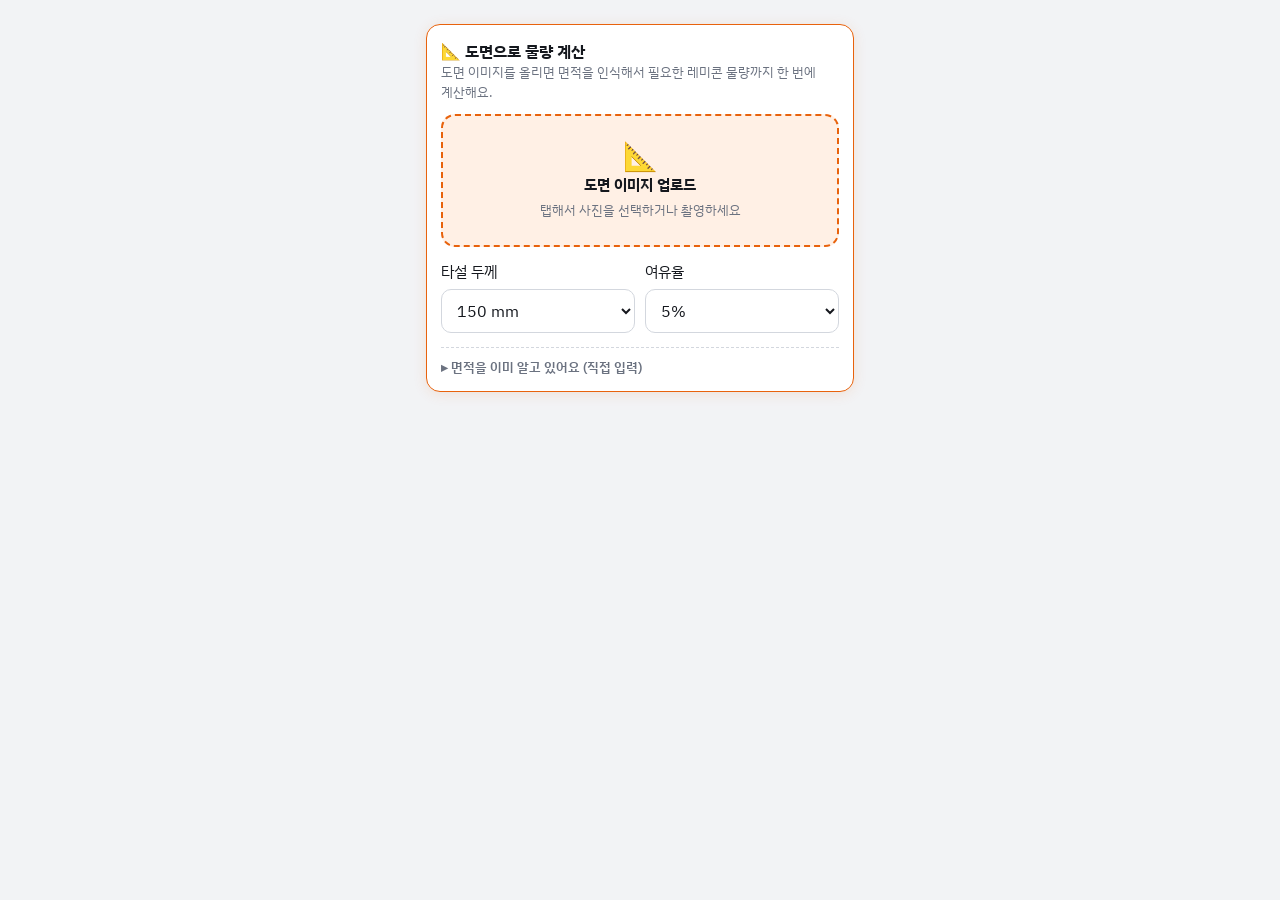
<file: 도면-물량-계산기.html>
<!doctype html>
<html>
<head>
<meta charset="utf8">
<meta name="viewport" content="width=device-width,initial-scale=1,viewport-fit=cover">
<title>도면으로 물량 계산 — 레미go</title>
<link rel="preconnect" href="https://fonts.googleapis.com">
<link rel="preconnect" href="https://fonts.gstatic.com" crossorigin>
<link rel="stylesheet" href="https://fonts.googleapis.com/css2?family=IBM+Plex+Sans+KR:wght@400;500;600;700&display=swap">
<style>
:root{
  color-scheme: light;
  --bg:#f2f3f5; --surface:#fff; --surface-2:#f6f7f9; --line:#e4e6eb; --line-2:#d3d7de;
  --ink:#15181e; --ink-2:#3a404b; --muted:#6b7280;
  --accent:#e8620c; --accent-2:#c24f07; --accent-soft:#fff0e5;
  --ok:#157a3c;
  --r:14px; --r-sm:10px;
  --shadow:0 1px 2px rgba(16,24,40,.05),0 1px 3px rgba(16,24,40,.06);
  --font:"IBM Plex Sans KR",-apple-system,BlinkMacSystemFont,"Apple SD Gothic Neo","Malgun Gothic","Noto Sans KR",sans-serif;
}
*,*::before,*::after{box-sizing:border-box}
[hidden]{display:none!important}
html{-webkit-text-size-adjust:100%}
body{margin:0;background:var(--bg);color:var(--ink);font:15px/1.5 var(--font);-webkit-font-smoothing:antialiased;word-break:keep-all;overflow-wrap:anywhere}
button,input,select,textarea{font:inherit;color:inherit}
button{cursor:pointer}
h1,h2,h3,p{margin:0}
.muted{color:var(--muted)} .sm{font-size:13px}
:focus-visible{outline:3px solid rgba(232,98,12,.45);outline-offset:2px}

.page{max-width:460px;margin:0 auto;padding:24px 16px 60px}

.card{background:var(--surface);border:1px solid var(--line);border-radius:var(--r);padding:14px;box-shadow:var(--shadow)}
.card-head{display:flex;justify-content:space-between;align-items:baseline;gap:8px;flex-wrap:wrap}
.card-head h2,.card-head h3{font-size:16px}

.field{display:flex;flex-direction:column;gap:5px;min-width:0;border:0;margin:0;padding:0}
input[type=number],input[type=text],select{width:100%;min-height:44px;border:1px solid var(--line-2);border-radius:var(--r-sm);background:#fff;padding:9px 11px;font-size:16px;outline:none;transition:border-color .15s,box-shadow .15s}
input:focus,select:focus{border-color:var(--accent);box-shadow:0 0 0 3px rgba(232,98,12,.15)}
.unit-input{position:relative;display:flex}
.unit-input input{padding-right:42px}
.unit-input em{position:absolute;right:11px;top:50%;transform:translateY(-50%);font-style:normal;color:var(--muted);font-size:14px;pointer-events:none}
.grid-2{display:grid;grid-template-columns:1fr 1fr;gap:10px}
@media (max-width:359px){.grid-2{grid-template-columns:1fr}}

.btn{display:inline-flex;align-items:center;justify-content:center;gap:6px;min-height:44px;padding:0 16px;border-radius:var(--r-sm);border:1px solid var(--line-2);background:#fff;color:var(--ink);font-weight:700;font-size:15px;transition:background .15s;white-space:nowrap}
.btn.primary{background:var(--accent);border-color:var(--accent);color:#fff}
.btn.primary:hover{background:var(--accent-2)}
.btn.ghost{background:transparent}
.btn.sm{min-height:34px;padding:0 12px;font-size:13.5px}

.calcx-result{display:flex;align-items:center;justify-content:space-between;gap:10px;flex-wrap:wrap;background:var(--accent-soft);border-radius:var(--r-sm);padding:10px 12px;margin-top:4px;font-size:13.5px}
.calcx-result b{font-size:16px}
.calcx-canvas-wrap{position:relative;border:1px solid var(--line-2);border-radius:var(--r-sm);background:var(--surface-2);margin-top:10px;overflow:auto;touch-action:none}
.calcx-canvas-wrap canvas{display:block;cursor:crosshair;max-width:100%}
.calcx-ocr-badges{position:absolute;top:0;left:0;pointer-events:none}
.calcx-hero{border:1.5px solid var(--accent);box-shadow:0 2px 14px rgba(232,98,12,.12)}
.calcx-upload{display:flex;flex-direction:column;align-items:center;justify-content:center;gap:4px;text-align:center;border:2px dashed var(--accent);border-radius:var(--r);background:var(--accent-soft);padding:26px 16px;cursor:pointer;transition:background .15s,border-color .15s}
.calcx-upload:hover,.calcx-upload:active{background:#ffe4cc;border-color:var(--accent-2)}
.calcx-upload-icon{font-size:28px;line-height:1}
.calcx-upload-main{font-size:15px;font-weight:800;color:var(--ink)}
.calcx-upload-sub{font-size:12.5px;color:var(--muted)}
.calcx-manual{margin-top:14px;border-top:1px dashed var(--line-2);padding-top:10px}
.calcx-manual summary{font-size:12.5px;color:var(--muted);cursor:pointer;font-weight:600;list-style:none}
.calcx-manual summary::-webkit-details-marker{display:none}
.calcx-manual summary::before{content:"▸ ";}
.calcx-manual[open] summary::before{content:"▾ ";}
.calcx-dims{margin-top:10px;padding-top:10px;border-top:1px dashed var(--line-2)}
.calcx-scale-row{display:flex;gap:8px}
</style>
</head>
<body>
<div class="page">

  <div class="card calcx calcx-hero">
    <div class="card-head"><h3>📐 도면으로 물량 계산</h3></div>
    <p class="muted sm" style="margin:0 0 12px">도면 이미지를 올리면 면적을 인식해서 필요한 레미콘 물량까지 한 번에 계산해요.</p>

    <label class="calcx-upload" id="cx-upload-label" for="cx-plan-file">
      <input type="file" id="cx-plan-file" accept="image/*" style="display:none">
      <span class="calcx-upload-icon">📐</span>
      <span class="calcx-upload-main">도면 이미지 업로드</span>
      <span class="calcx-upload-sub">탭해서 사진을 선택하거나 촬영하세요</span>
    </label>

    <div class="calcx-canvas-wrap" id="cx-canvas-wrap" hidden>
      <canvas id="cx-canvas"></canvas>
      <div class="calcx-ocr-badges" id="cx-ocr-badges"></div>
    </div>
    <p class="sm muted" id="cx-plan-status" hidden></p>
    <p class="sm muted" id="cx-plan-hint-auto" hidden>지금은 <b id="cx-step-label">가로</b> 차례예요. <b id="cx-step-label2">가로</b> 치수가 적힌 부분만 사각형으로 <b>드래그</b>하세요. 숫자가 여러 구간이면 전부 더해요.</p>
    <div class="calcx-dims" id="cx-dims" hidden>
      <div class="grid-2">
        <label class="field"><span class="lbl">가로</span><span class="unit-input"><input id="cx-box-w" type="number" inputmode="decimal" min="0"><em>mm</em></span></label>
        <label class="field"><span class="lbl">세로</span><span class="unit-input"><input id="cx-box-h" type="number" inputmode="decimal" min="0"><em>mm</em></span></label>
      </div>
      <div class="calcx-scale-row">
        <button type="button" class="btn ghost sm" id="cx-box-redo">다시 선택</button>
        <button type="button" class="btn primary sm" id="cx-box-calc">이 치수로 면적 계산</button>
      </div>
    </div>
    <div class="calcx-result" id="cx-plan-result" hidden>
      <span>선택 영역 면적 <b id="cx-plan-area-out">0</b> m²</span>
      <button type="button" class="btn sm" id="cx-plan-apply-btn">계산기에 반영</button>
    </div>
    <p class="sm muted" id="cx-plan-help" hidden>* 인식이 부정확하면 위 가로·세로 값을 직접 고쳐서 계산할 수 있어요. 숫자가 안 잡히면 드래그 영역을 조금 더 넉넉하게 잡아보세요.</p>

    <div class="grid-2" style="margin-top:14px">
      <label class="field"><span class="lbl">타설 두께</span>
        <select id="cx-thick">
          <option value="100">100 mm</option>
          <option value="120">120 mm</option>
          <option value="150" selected>150 mm</option>
          <option value="180">180 mm</option>
          <option value="200">200 mm</option>
        </select>
      </label>
      <label class="field"><span class="lbl">여유율</span>
        <select id="cx-margin">
          <option value="3">3%</option>
          <option value="5" selected>5%</option>
          <option value="8">8%</option>
          <option value="10">10%</option>
        </select>
      </label>
    </div>

    <div class="calcx-result" id="cx-result" hidden>
      <span><b id="cx-vol-out">0</b> m³ 필요 · 약 <b id="cx-truck-out">0</b>대 분량</span>
      <button type="button" class="btn sm" id="cx-apply-btn">물량에 반영</button>
    </div>

    <details class="calcx-manual">
      <summary>면적을 이미 알고 있어요 (직접 입력)</summary>
      <label class="field" style="margin-top:10px"><span class="lbl">시공 면적</span><span class="unit-input"><input id="cx-area" type="number" inputmode="decimal" min="0" step="1" placeholder="예: 180"><em>m²</em></span></label>
      <button type="button" class="btn ghost sm" id="cx-calc-btn" style="width:100%">이 면적으로 계산</button>
    </details>
  </div>

</div>

<script>
/* 타설 물량 계산기 + 도면 OCR 면적 산출 — order.html 의 같은 기능을 그대로 분리한 것. */
(function () {
  'use strict';
  var TRUCK_CAP = 6; // m³ / 대

  var neededVolume = 0;

  function $id(id) { return document.getElementById(id); }

  function calcVolume() {
    var area = parseFloat(($id('cx-area') || {}).value) || 0;
    var thick = parseFloat(($id('cx-thick') || {}).value) || 0;
    var margin = parseFloat(($id('cx-margin') || {}).value) || 0;
    var vol = area * (thick / 1000) * (1 + margin / 100);
    neededVolume = Math.round(vol * 10) / 10;
    var trucks = Math.max(1, Math.ceil(neededVolume / TRUCK_CAP));
    var volOut = $id('cx-vol-out'), truckOut = $id('cx-truck-out'), box = $id('cx-result');
    if (volOut) volOut.textContent = neededVolume.toFixed(1);
    if (truckOut) truckOut.textContent = trucks;
    if (box) box.hidden = false;
  }

  function applyVolumeToOrder() {
    var f = $id('f-volume');
    if (!f || !neededVolume) return;
    f.value = neededVolume;
    f.dispatchEvent(new Event('input', { bubbles: true }));
  }

  /* ---------- 도면 박스 인식 (드래그 → 영역 OCR → 가로·세로 자동 추출) ---------- */
  var MAX_W = 340;
  var img = null, natW = 0, natH = 0, dispScale = 1;
  var dragging = false;
  var dragStart = null;
  var curBox = null; // {x0,y0,x1,y1} 캔버스 좌표
  var lastAreaM2 = 0;

  function setPlanStatus(msg) {
    var el = $id('cx-plan-status');
    if (!el) return;
    el.hidden = !msg;
    el.textContent = msg || '';
  }

  function redrawPlan() {
    var canvas = $id('cx-canvas');
    if (!canvas || !img) return;
    var ctx = canvas.getContext('2d');
    ctx.clearRect(0, 0, canvas.width, canvas.height);
    ctx.drawImage(img, 0, 0, canvas.width, canvas.height);
    if (curBox) {
      var x = Math.min(curBox.x0, curBox.x1), y = Math.min(curBox.y0, curBox.y1);
      var w = Math.abs(curBox.x1 - curBox.x0), h = Math.abs(curBox.y1 - curBox.y0);
      ctx.strokeStyle = '#e8620c';
      ctx.lineWidth = 2;
      ctx.setLineDash([5, 4]);
      ctx.strokeRect(x, y, w, h);
      ctx.setLineDash([]);
      ctx.fillStyle = 'rgba(232,98,12,.12)';
      ctx.fillRect(x, y, w, h);
    }
  }

  function canvasPos(evt, canvas) {
    var rect = canvas.getBoundingClientRect();
    var cx = (evt.touches ? evt.touches[0].clientX : evt.clientX) - rect.left;
    var cy = (evt.touches ? evt.touches[0].clientY : evt.clientY) - rect.top;
    return { x: cx, y: cy };
  }

  function loadTesseract(cb) {
    if (window.Tesseract) { cb(); return; }
    var s = document.createElement('script');
    s.src = 'https://cdn.jsdelivr.net/npm/tesseract.js@5/dist/tesseract.min.js';
    s.onload = function () { cb(); };
    s.onerror = function () { cb(new Error('load-failed')); };
    document.head.appendChild(s);
  }

  /* 박스(캔버스 좌표)를 원본 해상도로 크롭해서 오프스크린 캔버스로 돌려준다 (OCR 정확도용) */
  function cropBoxToCanvas(box) {
    var x = Math.min(box.x0, box.x1), y = Math.min(box.y0, box.y1);
    var w = Math.abs(box.x1 - box.x0), h = Math.abs(box.y1 - box.y0);
    var sx = x / dispScale, sy = y / dispScale, sw = w / dispScale, sh = h / dispScale;
    var pad = 6; // 여백을 조금 둬서 잘린 숫자를 살린다
    sx = Math.max(0, sx - pad); sy = Math.max(0, sy - pad);
    sw = Math.min(natW - sx, sw + pad * 2); sh = Math.min(natH - sy, sh + pad * 2);
    var scaleUp = sw < 260 ? Math.min(4, 260 / sw) : 2; // 작은 영역은 더 키워서 인식률을 올린다
    var out = document.createElement('canvas');
    out.width = Math.round(sw * scaleUp);
    out.height = Math.round(sh * scaleUp);
    var octx = out.getContext('2d');
    octx.imageSmoothingEnabled = false;
    octx.drawImage(img, sx, sy, sw, sh, 0, 0, out.width, out.height);
    return out;
  }

  function sumLabel(list) {
    if (!list.length) return null;
    var total = list.reduce(function (a, b) { return a + b; }, 0);
    return { total: total, label: list.join('+') + (list.length > 1 ? ' = ' + total : '') };
  }

  /* 캔버스를 90도 회전한 새 캔버스를 돌려준다 (세로 치수는 도면에서 보통 눕혀 써 있음) */
  function rotateCanvas90(src, clockwise) {
    var out = document.createElement('canvas');
    out.width = src.height;
    out.height = src.width;
    var ctx = out.getContext('2d');
    ctx.imageSmoothingEnabled = false;
    if (clockwise) { ctx.translate(out.width, 0); ctx.rotate(Math.PI / 2); }
    else { ctx.translate(0, out.height); ctx.rotate(-Math.PI / 2); }
    ctx.drawImage(src, 0, 0);
    return out;
  }

  function ocrCanvasForNumbers(canvas) {
    return Tesseract.createWorker('eng').then(function (worker) {
      return worker.setParameters({ tessedit_char_whitelist: '0123456789xX*,. ' }).then(function () {
        return worker.recognize(canvas.toDataURL());
      }).then(function (res) {
        worker.terminate();
        var text = (res && res.data && res.data.text) || '';
        var cleaned = text.replace(/(\d)[,.](?=\d)/g, '$1');
        var matches = cleaned.match(/\d{2,6}/g) || [];
        return matches.map(function (v) { return parseInt(v, 10); }).filter(function (v) { return v >= 10; });
      });
    });
  }

  /* variants를 순서대로 시도하다가 숫자를 찾으면 멈춘다. 세로는 도면에서 글자가
     눕혀 있는 경우가 많아서 시계/반시계로 돌려본 뒤 원본도 시도한다. */
  function runOcrVariants(cropped, variants, i, cb) {
    var canvas = variants[i] === 'cw' ? rotateCanvas90(cropped, true)
      : variants[i] === 'ccw' ? rotateCanvas90(cropped, false)
      : cropped;
    ocrCanvasForNumbers(canvas).then(function (nums) {
      if (nums.length || i >= variants.length - 1) cb(nums);
      else runOcrVariants(cropped, variants, i + 1, cb);
    }).catch(function () {
      if (i >= variants.length - 1) cb([]);
      else runOcrVariants(cropped, variants, i + 1, cb);
    });
  }

  /* 위치 추측 없이, 사용자가 드래그한 박스 안 숫자를 전부 인식해서 더한다.
     첫 드래그는 가로, 그다음 드래그는 세로 — 순서대로 자동 진행된다. */
  var nextField = 'w';

  function updateStepHint() {
    var label = nextField === 'w' ? '가로' : '세로';
    var l1 = $id('cx-step-label'), l2 = $id('cx-step-label2');
    if (l1) l1.textContent = label;
    if (l2) l2.textContent = label;
  }

  function runBoxOcr(box) {
    var field = nextField;
    var fieldLabel = field === 'w' ? '가로' : '세로';
    setPlanStatus(fieldLabel + ' 영역에서 숫자를 인식하는 중이에요...');
    loadTesseract(function (err) {
      if (err || !window.Tesseract) {
        setPlanStatus('OCR을 불러오지 못했어요. 아래 값을 직접 입력해주세요.');
        showDim(field, null);
        return;
      }
      var cropped = cropBoxToCanvas(box);
      var variants = field === 'h' ? ['cw', 'ccw', 'plain'] : ['plain'];
      runOcrVariants(cropped, variants, 0, function (nums) {
        var s = sumLabel(nums);
        if (s) {
          showDim(field, s.total);
          nextField = field === 'w' ? 'h' : 'w';
          updateStepHint();
          setPlanStatus(fieldLabel + ' ' + s.label + 'mm 로 인식했어요. 이제 ' + (nextField === 'w' ? '가로' : '세로') + ' 차례예요. 틀렸으면 아래에서 고쳐주세요.');
        } else {
          setPlanStatus('선택한 영역에서 숫자를 찾지 못했어요. 드래그 영역을 조금 더 넉넉하게 잡아보거나 아래에 직접 입력해주세요.');
          showDim(field, null);
        }
      });
    });
  }

  function showDim(mode, val) {
    var dims = $id('cx-dims');
    if (dims) dims.hidden = false;
    var input = $id(mode === 'w' ? 'cx-box-w' : 'cx-box-h');
    if (input) input.value = val != null ? val : '';
    var help = $id('cx-plan-help'); if (help) help.hidden = false;
  }

  function calcBoxArea() {
    var w = parseFloat(($id('cx-box-w') || {}).value) || 0;
    var h = parseFloat(($id('cx-box-h') || {}).value) || 0;
    if (!w || !h) { setPlanStatus('가로·세로 값을 모두 입력해주세요.'); return; }
    lastAreaM2 = Math.round((w / 1000) * (h / 1000) * 100) / 100;
    var out = $id('cx-plan-area-out'), box = $id('cx-plan-result');
    if (out) out.textContent = lastAreaM2;
    if (box) box.hidden = false;
    setPlanStatus('');
  }

  function resetBoxSelection() {
    curBox = null;
    var dims = $id('cx-dims'); if (dims) dims.hidden = true;
    var pr = $id('cx-plan-result'); if (pr) pr.hidden = true;
    var wIn = $id('cx-box-w'); if (wIn) wIn.value = '';
    var hIn = $id('cx-box-h'); if (hIn) hIn.value = '';
    nextField = 'w';
    updateStepHint();
    setPlanStatus('');
    redrawPlan();
  }

  /* ---------- 이벤트 위임 ---------- */
  document.addEventListener('click', function (e) {
    var t = e.target;

    if (t.closest('#cx-calc-btn')) { calcVolume(); return; }
    if (t.closest('#cx-apply-btn')) { applyVolumeToOrder(); return; }
    if (t.closest('#cx-box-calc')) { calcBoxArea(); return; }
    if (t.closest('#cx-box-redo')) { resetBoxSelection(); return; }

    if (t.closest('#cx-plan-apply-btn')) {
      if (!lastAreaM2) return;
      var areaInput = $id('cx-area');
      if (areaInput) areaInput.value = lastAreaM2;
      calcVolume();
      return;
    }
  });

  document.addEventListener('change', function (e) {
    if (e.target && e.target.id === 'cx-plan-file') {
      var file = e.target.files && e.target.files[0];
      if (!file) return;
      var reader = new FileReader();
      reader.onload = function (ev) {
        img = new Image();
        img.onload = function () {
          natW = img.naturalWidth; natH = img.naturalHeight;
          dispScale = Math.min(1, MAX_W / natW);
          var canvas = $id('cx-canvas');
          if (!canvas) return;
          canvas.width = Math.round(natW * dispScale);
          canvas.height = Math.round(natH * dispScale);
          var wrap = $id('cx-canvas-wrap'); if (wrap) wrap.hidden = false;
          var hint = $id('cx-plan-hint-auto'); if (hint) hint.hidden = false;
          resetBoxSelection();
          redrawPlan();
        };
        img.src = ev.target.result;
      };
      reader.readAsDataURL(file);
    }
  });

  document.addEventListener('mousedown', function (e) {
    var canvas = $id('cx-canvas');
    if (!canvas || e.target !== canvas || !img) return;
    dragging = true;
    dragStart = canvasPos(e, canvas);
    curBox = { x0: dragStart.x, y0: dragStart.y, x1: dragStart.x, y1: dragStart.y };
    redrawPlan();
  });
  document.addEventListener('mousemove', function (e) {
    if (!dragging) return;
    var canvas = $id('cx-canvas');
    if (!canvas) return;
    var p = canvasPos(e, canvas);
    curBox.x1 = p.x; curBox.y1 = p.y;
    redrawPlan();
  });
  document.addEventListener('mouseup', function () {
    if (!dragging) return;
    dragging = false;
    if (!curBox) return;
    var w = Math.abs(curBox.x1 - curBox.x0), h = Math.abs(curBox.y1 - curBox.y0);
    if (w < 8 || h < 8) { curBox = null; redrawPlan(); return; }
    runBoxOcr(curBox);
  });
})();
</script>
</body>
</html>
</file>
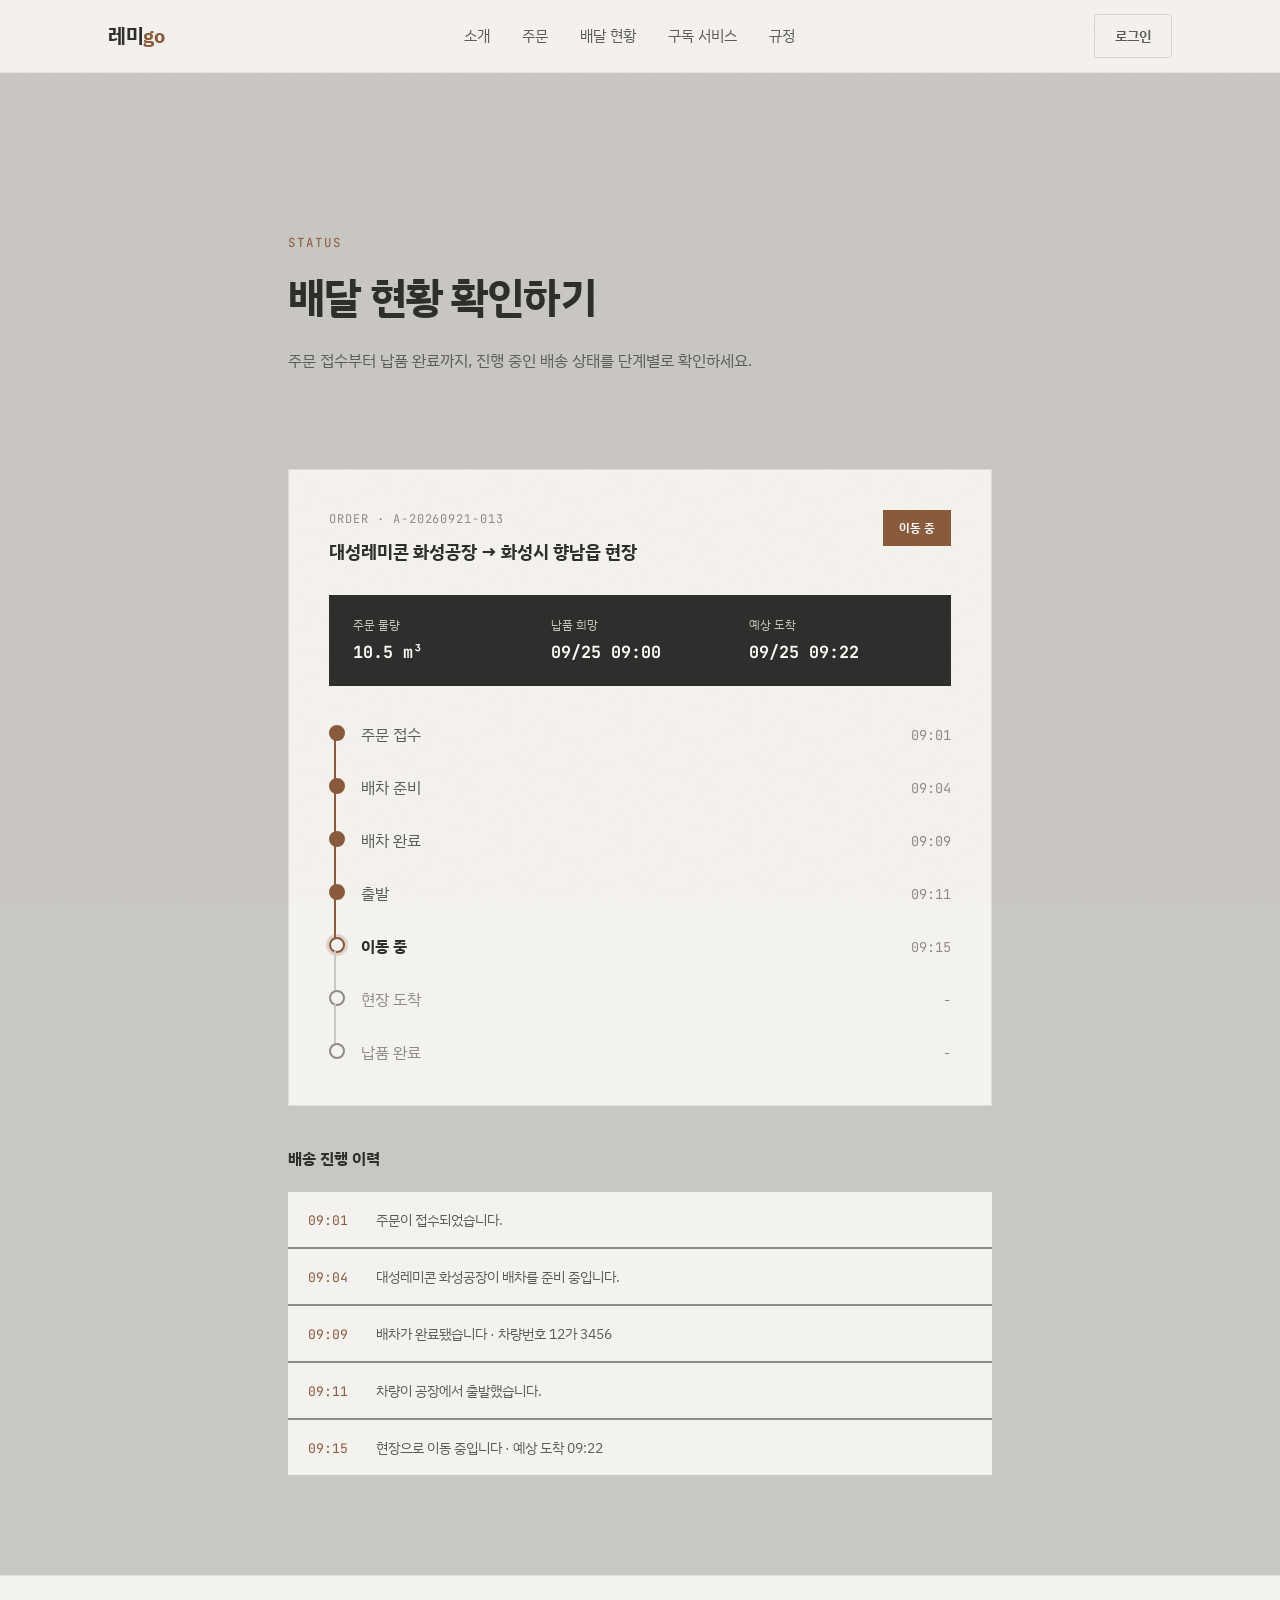
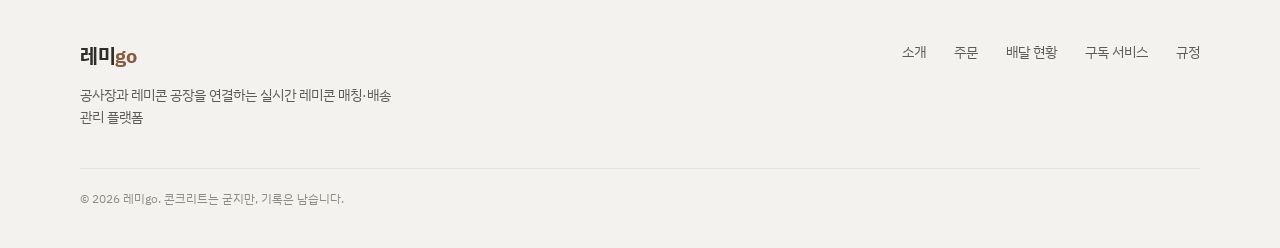
<file: _artifact-build/delivery.html>
<!DOCTYPE html>
<html lang="ko">
<head>
<meta charset="UTF-8">
<meta name="viewport" content="width=device-width, initial-scale=1.0">
<title>레미go — 배달 현황</title>
<meta name="description" content="진행 중인 레미콘 주문의 배차·이동·도착 상태를 확인하세요.">
<link rel="preconnect" href="https://fonts.googleapis.com">
<link rel="preconnect" href="https://fonts.gstatic.com" crossorigin>
<link href="https://fonts.googleapis.com/css2?family=IBM+Plex+Sans+KR:wght@400;500;600;700&family=JetBrains+Mono:wght@400;500;700&display=swap" rel="stylesheet">
<link rel="stylesheet" href="assets/css/style.css">
</head>
<body>

<div class="grain-overlay"></div>

<header class="site-header" id="siteHeader">
  <div class="wrap header-inner">
    <a href="index.html" class="logo">레미<span class="logo-dot">go</span></a>
    <nav class="nav" aria-label="주요 메뉴">
      <a href="index.html#process">소개</a>
      <a href="order.html">주문</a>
      <a href="delivery.html">배달 현황</a>
      <a href="subscription.html">구독 서비스</a>
      <a href="policy.html">규정</a>
    </nav>
    <a href="index.html#role" class="btn btn-ghost btn-sm">로그인</a>
  </div>
</header>

<main>

  <!-- STATUS INTRO -->
  <section class="order-hero">
    <div class="wrap order-form-wrap">
      <p class="section-eyebrow">STATUS</p>
      <h1 class="section-title">배달 현황 확인하기</h1>
      <p class="order-hero-copy">주문 접수부터 납품 완료까지, 진행 중인 배송 상태를 단계별로 확인하세요.</p>
    </div>
  </section>

  <!-- DELIVERY STATUS -->
  <section class="order-form-section">
    <div class="wrap order-form-wrap">

      <div class="delivery-card">
        <div class="delivery-card-head">
          <div>
            <span class="delivery-order-id">ORDER · A-20260921-013</span>
            <h2>대성레미콘 화성공장 → 화성시 향남읍 현장</h2>
          </div>
          <span class="delivery-status-badge">이동 중</span>
        </div>

        <div class="delivery-meta">
          <div class="delivery-meta-item">
            <span class="meta-label">주문 물량</span>
            <span class="meta-value">10.5 m³</span>
          </div>
          <div class="delivery-meta-item">
            <span class="meta-label">납품 희망</span>
            <span class="meta-value">09/25 09:00</span>
          </div>
          <div class="delivery-meta-item">
            <span class="meta-label">예상 도착</span>
            <span class="meta-value">09/25 09:22</span>
          </div>
        </div>

        <ol class="delivery-steps">
          <li class="is-done">
            <span class="step-label">주문 접수</span>
            <span class="step-time">09:01</span>
          </li>
          <li class="is-done">
            <span class="step-label">배차 준비</span>
            <span class="step-time">09:04</span>
          </li>
          <li class="is-done">
            <span class="step-label">배차 완료</span>
            <span class="step-time">09:09</span>
          </li>
          <li class="is-done">
            <span class="step-label">출발</span>
            <span class="step-time">09:11</span>
          </li>
          <li class="is-current">
            <span class="step-label">이동 중</span>
            <span class="step-time">09:15</span>
          </li>
          <li>
            <span class="step-label">현장 도착</span>
            <span class="step-time">-</span>
          </li>
          <li>
            <span class="step-label">납품 완료</span>
            <span class="step-time">-</span>
          </li>
        </ol>
      </div>

      <div class="delivery-history">
        <h3>배송 진행 이력</h3>
        <ul class="history-list">
          <li><span class="history-time">09:01</span><span class="history-text">주문이 접수되었습니다.</span></li>
          <li><span class="history-time">09:04</span><span class="history-text">대성레미콘 화성공장이 배차를 준비 중입니다.</span></li>
          <li><span class="history-time">09:09</span><span class="history-text">배차가 완료됐습니다 · 차량번호 12가 3456</span></li>
          <li><span class="history-time">09:11</span><span class="history-text">차량이 공장에서 출발했습니다.</span></li>
          <li><span class="history-time">09:15</span><span class="history-text">현장으로 이동 중입니다 · 예상 도착 09:22</span></li>
        </ul>
      </div>

    </div>
  </section>

</main>

<footer class="site-footer">
  <div class="wrap footer-inner">
    <div class="footer-brand">
      <span class="logo">레미<span class="logo-dot">go</span></span>
      <p>공사장과 레미콘 공장을 연결하는 실시간 레미콘 매칭·배송 관리 플랫폼</p>
    </div>
    <div class="footer-links">
      <a href="index.html#process">소개</a>
      <a href="order.html">주문</a>
      <a href="delivery.html">배달 현황</a>
      <a href="subscription.html">구독 서비스</a>
      <a href="policy.html">규정</a>
    </div>
  </div>
  <div class="wrap footer-bottom">
    <p>&copy; 2026 레미go. 콘크리트는 굳지만, 기록은 남습니다.</p>
  </div>
</footer>

<script src="assets/js/main.js"></script>
</body>
</html>
</file>
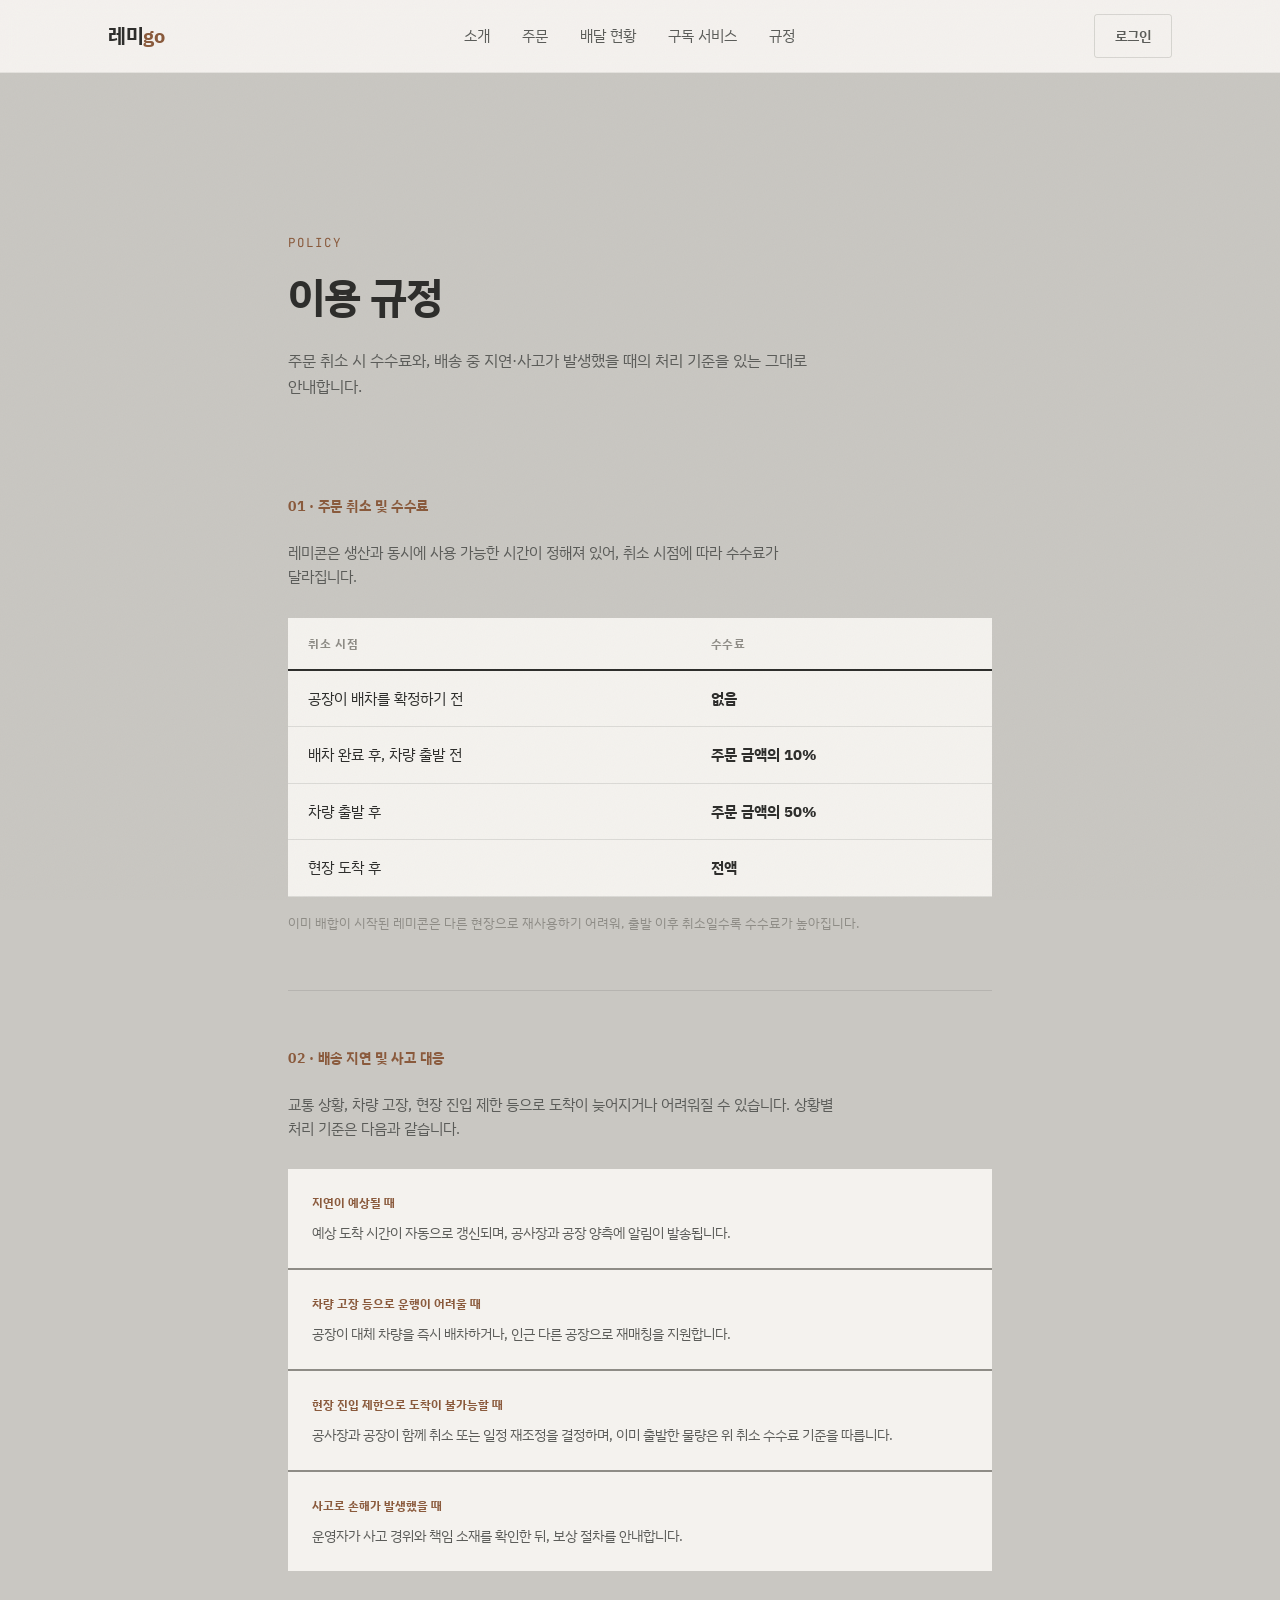
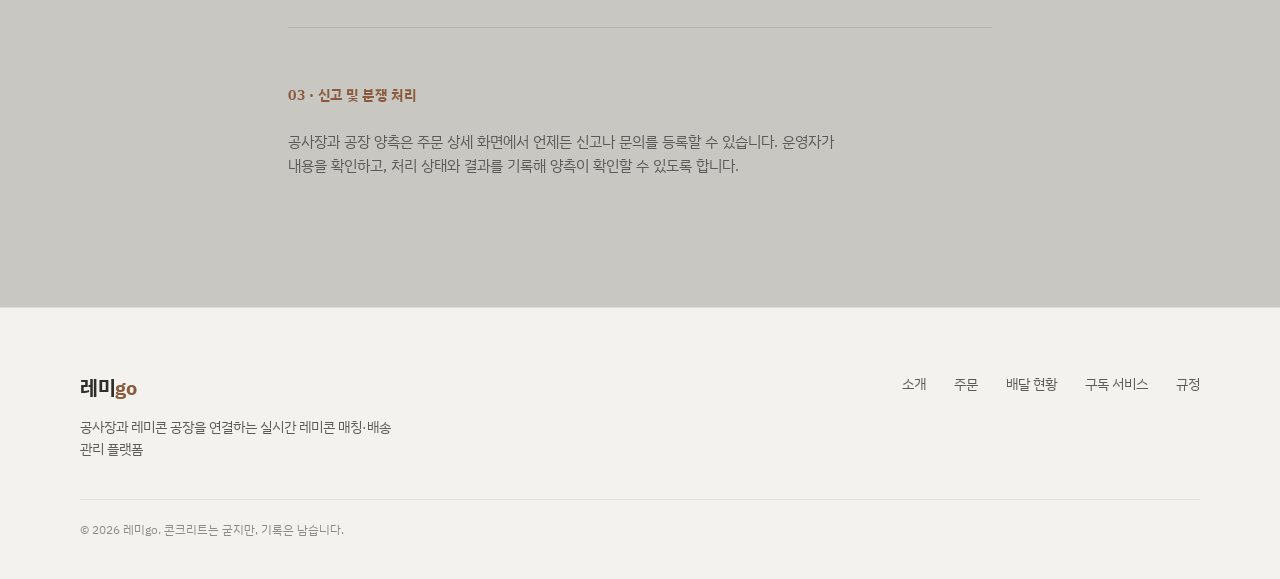
<file: _artifact-build/policy.html>
<!DOCTYPE html>
<html lang="ko">
<head>
<meta charset="UTF-8">
<meta name="viewport" content="width=device-width, initial-scale=1.0">
<title>레미go — 이용 규정</title>
<meta name="description" content="주문 취소 수수료와 배송 지연·사고 발생 시 처리 기준을 안내합니다.">
<link rel="preconnect" href="https://fonts.googleapis.com">
<link rel="preconnect" href="https://fonts.gstatic.com" crossorigin>
<link href="https://fonts.googleapis.com/css2?family=IBM+Plex+Sans+KR:wght@400;500;600;700&family=JetBrains+Mono:wght@400;500;700&display=swap" rel="stylesheet">
<link rel="stylesheet" href="assets/css/style.css">
</head>
<body>

<div class="grain-overlay"></div>

<header class="site-header" id="siteHeader">
  <div class="wrap header-inner">
    <a href="index.html" class="logo">레미<span class="logo-dot">go</span></a>
    <nav class="nav" aria-label="주요 메뉴">
      <a href="index.html#process">소개</a>
      <a href="order.html">주문</a>
      <a href="delivery.html">배달 현황</a>
      <a href="subscription.html">구독 서비스</a>
      <a href="policy.html">규정</a>
    </nav>
    <a href="index.html#role" class="btn btn-ghost btn-sm">로그인</a>
  </div>
</header>

<main>

  <!-- POLICY INTRO -->
  <section class="order-hero">
    <div class="wrap order-form-wrap">
      <p class="section-eyebrow">POLICY</p>
      <h1 class="section-title">이용 규정</h1>
      <p class="order-hero-copy">주문 취소 시 수수료와, 배송 중 지연·사고가 발생했을 때의 처리 기준을 있는 그대로 안내합니다.</p>
    </div>
  </section>

  <!-- CANCELLATION -->
  <section class="order-form-section">
    <div class="wrap order-form-wrap">

      <div class="policy-block">
        <h2 class="form-block-title">01 · 주문 취소 및 수수료</h2>
        <p class="policy-intro">레미콘은 생산과 동시에 사용 가능한 시간이 정해져 있어, 취소 시점에 따라 수수료가 달라집니다.</p>

        <table class="fee-table">
          <thead>
            <tr>
              <th>취소 시점</th>
              <th>수수료</th>
            </tr>
          </thead>
          <tbody>
            <tr>
              <td>공장이 배차를 확정하기 전</td>
              <td class="fee-value fee-value--free">없음</td>
            </tr>
            <tr>
              <td>배차 완료 후, 차량 출발 전</td>
              <td class="fee-value">주문 금액의 10%</td>
            </tr>
            <tr>
              <td>차량 출발 후</td>
              <td class="fee-value">주문 금액의 50%</td>
            </tr>
            <tr>
              <td>현장 도착 후</td>
              <td class="fee-value fee-value--full">전액</td>
            </tr>
          </tbody>
        </table>
        <p class="policy-note">이미 배합이 시작된 레미콘은 다른 현장으로 재사용하기 어려워, 출발 이후 취소일수록 수수료가 높아집니다.</p>
      </div>

      <div class="policy-block">
        <h2 class="form-block-title">02 · 배송 지연 및 사고 대응</h2>
        <p class="policy-intro">교통 상황, 차량 고장, 현장 진입 제한 등으로 도착이 늦어지거나 어려워질 수 있습니다. 상황별 처리 기준은 다음과 같습니다.</p>

        <ul class="policy-list">
          <li>
            <span class="policy-list-tag">지연이 예상될 때</span>
            <p>예상 도착 시간이 자동으로 갱신되며, 공사장과 공장 양측에 알림이 발송됩니다.</p>
          </li>
          <li>
            <span class="policy-list-tag">차량 고장 등으로 운행이 어려울 때</span>
            <p>공장이 대체 차량을 즉시 배차하거나, 인근 다른 공장으로 재매칭을 지원합니다.</p>
          </li>
          <li>
            <span class="policy-list-tag">현장 진입 제한으로 도착이 불가능할 때</span>
            <p>공사장과 공장이 함께 취소 또는 일정 재조정을 결정하며, 이미 출발한 물량은 위 취소 수수료 기준을 따릅니다.</p>
          </li>
          <li>
            <span class="policy-list-tag">사고로 손해가 발생했을 때</span>
            <p>운영자가 사고 경위와 책임 소재를 확인한 뒤, 보상 절차를 안내합니다.</p>
          </li>
        </ul>
      </div>

      <div class="policy-block">
        <h2 class="form-block-title">03 · 신고 및 분쟁 처리</h2>
        <p class="policy-intro">공사장과 공장 양측은 주문 상세 화면에서 언제든 신고나 문의를 등록할 수 있습니다. 운영자가 내용을 확인하고, 처리 상태와 결과를 기록해 양측이 확인할 수 있도록 합니다.</p>
      </div>

    </div>
  </section>

</main>

<footer class="site-footer">
  <div class="wrap footer-inner">
    <div class="footer-brand">
      <span class="logo">레미<span class="logo-dot">go</span></span>
      <p>공사장과 레미콘 공장을 연결하는 실시간 레미콘 매칭·배송 관리 플랫폼</p>
    </div>
    <div class="footer-links">
      <a href="index.html#process">소개</a>
      <a href="order.html">주문</a>
      <a href="delivery.html">배달 현황</a>
      <a href="subscription.html">구독 서비스</a>
      <a href="policy.html">규정</a>
    </div>
  </div>
  <div class="wrap footer-bottom">
    <p>&copy; 2026 레미go. 콘크리트는 굳지만, 기록은 남습니다.</p>
  </div>
</footer>

<script src="assets/js/main.js"></script>
</body>
</html>
</file>
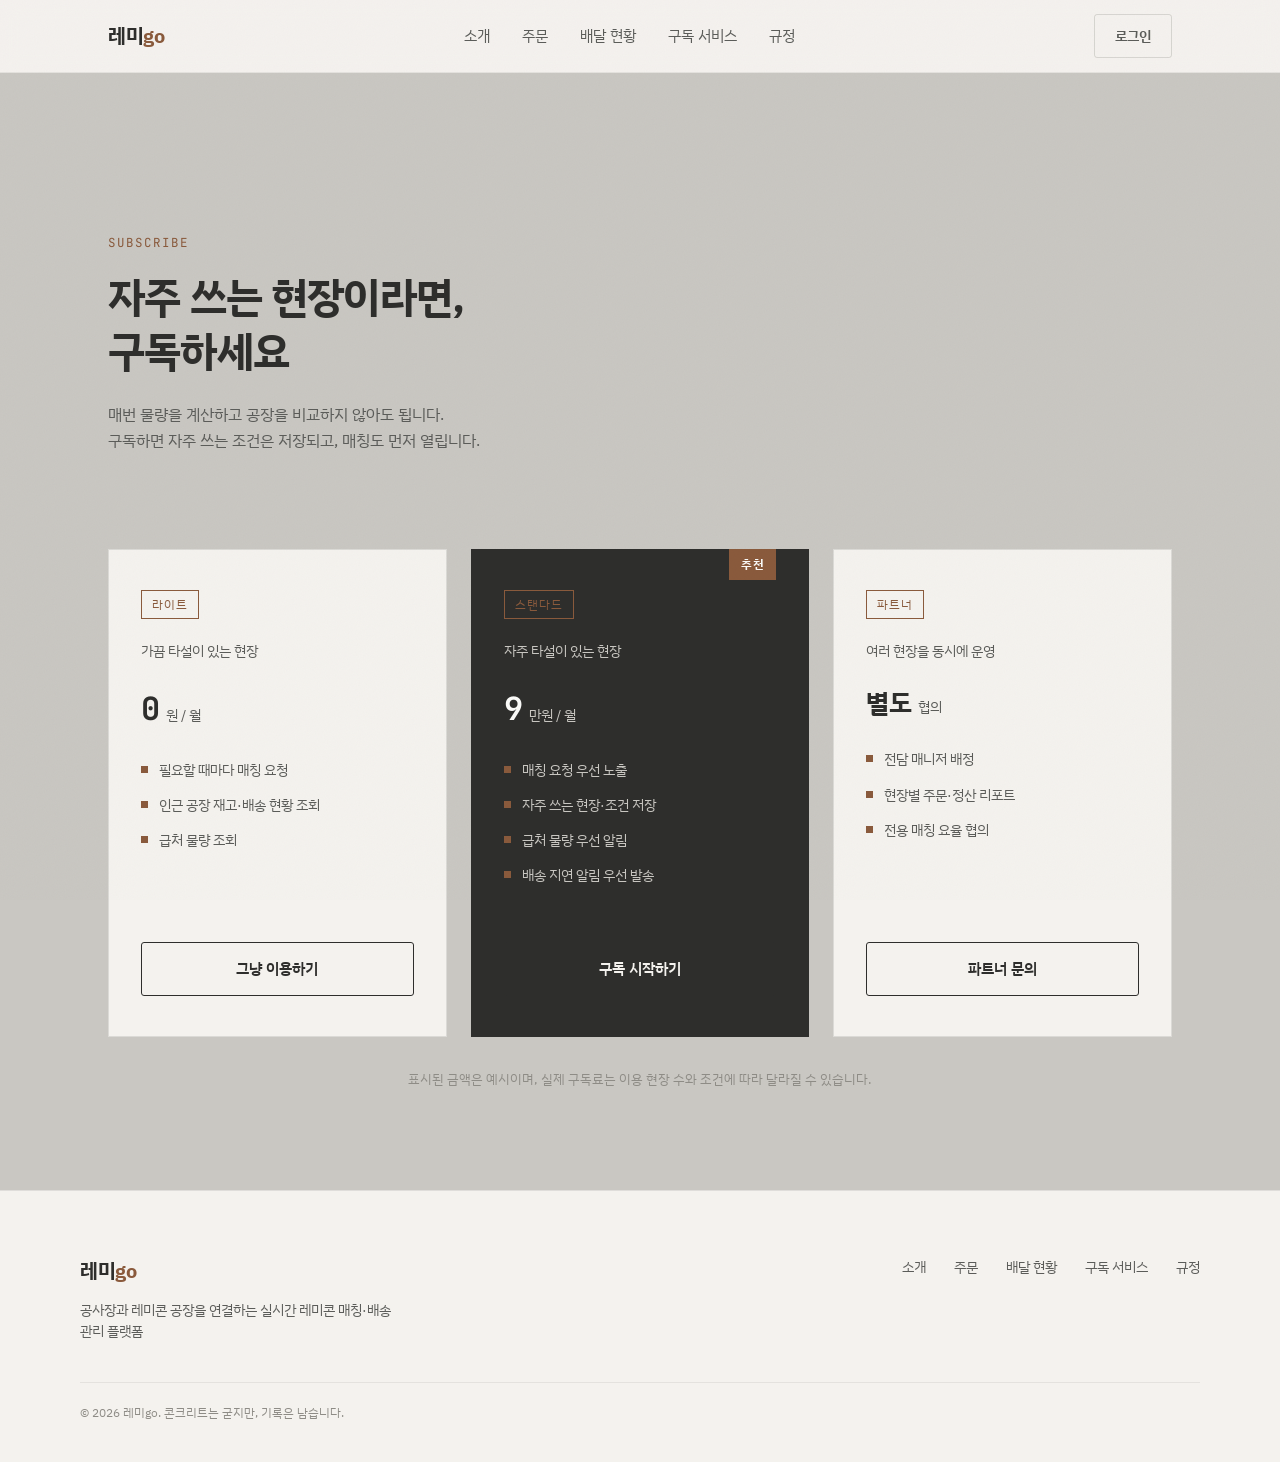
<file: _artifact-build/subscription.html>
<!DOCTYPE html>
<html lang="ko">
<head>
<meta charset="UTF-8">
<meta name="viewport" content="width=device-width, initial-scale=1.0">
<title>레미go — 구독 서비스</title>
<meta name="description" content="자주 쓰는 현장을 위한 레미go 구독 서비스.">
<link rel="preconnect" href="https://fonts.googleapis.com">
<link rel="preconnect" href="https://fonts.gstatic.com" crossorigin>
<link href="https://fonts.googleapis.com/css2?family=IBM+Plex+Sans+KR:wght@400;500;600;700&family=JetBrains+Mono:wght@400;500;700&display=swap" rel="stylesheet">
<link rel="stylesheet" href="assets/css/style.css">
</head>
<body>

<div class="grain-overlay"></div>

<header class="site-header" id="siteHeader">
  <div class="wrap header-inner">
    <a href="index.html" class="logo">레미<span class="logo-dot">go</span></a>
    <nav class="nav" aria-label="주요 메뉴">
      <a href="index.html#process">소개</a>
      <a href="order.html">주문</a>
      <a href="delivery.html">배달 현황</a>
      <a href="subscription.html">구독 서비스</a>
      <a href="policy.html">규정</a>
    </nav>
    <a href="index.html#role" class="btn btn-ghost btn-sm">로그인</a>
  </div>
</header>

<main>

  <!-- SUBSCRIBE INTRO -->
  <section class="order-hero">
    <div class="wrap">
      <p class="section-eyebrow">SUBSCRIBE</p>
      <h1 class="section-title">자주 쓰는 현장이라면,<br>구독하세요</h1>
      <p class="order-hero-copy">매번 물량을 계산하고 공장을 비교하지 않아도 됩니다.<br>
      구독하면 자주 쓰는 조건은 저장되고, 매칭도 먼저 열립니다.</p>
    </div>
  </section>

  <!-- PLANS -->
  <section class="order-form-section">
    <div class="wrap">
      <div class="plan-grid">

        <article class="plan-card">
          <span class="plan-tag">라이트</span>
          <p class="plan-desc">가끔 타설이 있는 현장</p>
          <p class="plan-price">0<span class="plan-price-unit">원 / 월</span></p>
          <ul class="plan-features">
            <li>필요할 때마다 매칭 요청</li>
            <li>인근 공장 재고·배송 현황 조회</li>
            <li>급처 물량 조회</li>
          </ul>
          <a href="order.html" class="btn btn-outline btn-block">그냥 이용하기</a>
        </article>

        <article class="plan-card plan-card--highlight">
          <span class="plan-badge">추천</span>
          <span class="plan-tag">스탠다드</span>
          <p class="plan-desc">자주 타설이 있는 현장</p>
          <p class="plan-price">9<span class="plan-price-unit">만원 / 월</span></p>
          <ul class="plan-features">
            <li>매칭 요청 우선 노출</li>
            <li>자주 쓰는 현장·조건 저장</li>
            <li>급처 물량 우선 알림</li>
            <li>배송 지연 알림 우선 발송</li>
          </ul>
          <a href="#" class="btn btn-primary btn-block">구독 시작하기</a>
        </article>

        <article class="plan-card">
          <span class="plan-tag">파트너</span>
          <p class="plan-desc">여러 현장을 동시에 운영</p>
          <p class="plan-price plan-price--kr">별도<span class="plan-price-unit">협의</span></p>
          <ul class="plan-features">
            <li>전담 매니저 배정</li>
            <li>현장별 주문·정산 리포트</li>
            <li>전용 매칭 요율 협의</li>
          </ul>
          <a href="#" class="btn btn-outline btn-block">파트너 문의</a>
        </article>

      </div>

      <p class="plan-note">표시된 금액은 예시이며, 실제 구독료는 이용 현장 수와 조건에 따라 달라질 수 있습니다.</p>
    </div>
  </section>

</main>

<footer class="site-footer">
  <div class="wrap footer-inner">
    <div class="footer-brand">
      <span class="logo">레미<span class="logo-dot">go</span></span>
      <p>공사장과 레미콘 공장을 연결하는 실시간 레미콘 매칭·배송 관리 플랫폼</p>
    </div>
    <div class="footer-links">
      <a href="index.html#process">소개</a>
      <a href="order.html">주문</a>
      <a href="delivery.html">배달 현황</a>
      <a href="subscription.html">구독 서비스</a>
      <a href="policy.html">규정</a>
    </div>
  </div>
  <div class="wrap footer-bottom">
    <p>&copy; 2026 레미go. 콘크리트는 굳지만, 기록은 남습니다.</p>
  </div>
</footer>

<script src="assets/js/main.js"></script>
</body>
</html>
</file>
<file: _artifact-build/assets/css/style.css>
/* ============================================
   레디컨 — 굳기 전, 손이 닿은 순간
   콘크리트 무드 / CONCEPT.md 기반
   ============================================ */

:root {
  --concrete-light: #C9C7C2;
  --concrete-mid:   #8E8C86;
  --concrete-wet:   #5B5C59;
  --concrete-dark:  #2E2E2C;
  --paper-bg:       #F4F2EE;
  --rebar-rust:     #8A5A3C;
  --heart-mark:     #FAFAF8;

  --font-kr: 'IBM Plex Sans KR', 'Pretendard', -apple-system, sans-serif;
  --font-mono: 'JetBrains Mono', ui-monospace, monospace;

  --wrap: 1120px;
  --ease: cubic-bezier(.16,.84,.44,1);
}

* { box-sizing: border-box; }
html { scroll-behavior: smooth; }

body {
  margin: 0;
  background: var(--paper-bg);
  color: var(--concrete-dark);
  font-family: var(--font-kr);
  line-height: 1.6;
  -webkit-font-smoothing: antialiased;
  word-break: keep-all;
}

img { max-width: 100%; display: block; }

.wrap {
  max-width: var(--wrap);
  margin: 0 auto;
  padding: 0 28px;
}

/* subtle grain to keep photos/backgrounds from feeling too clean */
.grain-overlay {
  position: fixed;
  inset: 0;
  pointer-events: none;
  z-index: 999;
  opacity: 0.035;
  mix-blend-mode: multiply;
  background-image: url("data:image/svg+xml,%3Csvg xmlns='http://www.w3.org/2000/svg' width='120' height='120'%3E%3Cfilter id='n'%3E%3CfeTurbulence type='fractalNoise' baseFrequency='0.9' numOctaves='2' stitchTiles='stitch'/%3E%3C/filter%3E%3Crect width='100%25' height='100%25' filter='url(%23n)'/%3E%3C/svg%3E");
}

/* ---------- Header ---------- */
.site-header {
  position: sticky;
  top: env(safe-area-inset-top, 0px);
  z-index: 100;
  background: rgba(244,242,238,0.86);
  backdrop-filter: blur(8px);
  border-bottom: 1px solid rgba(46,46,44,0.08);
}

.header-inner {
  display: flex;
  align-items: center;
  justify-content: space-between;
  height: 72px;
}

.logo {
  font-size: 1.25rem;
  font-weight: 700;
  letter-spacing: -0.02em;
  color: var(--concrete-dark);
  text-decoration: none;
}
.logo-dot { color: var(--rebar-rust); }

.nav {
  display: flex;
  gap: 32px;
}
.nav a {
  color: var(--concrete-wet);
  text-decoration: none;
  font-size: 0.95rem;
  transition: color .2s var(--ease);
}
.nav a:hover { color: var(--concrete-dark); }

/* ---------- Buttons ---------- */
.btn {
  display: inline-flex;
  align-items: center;
  justify-content: center;
  padding: 14px 28px;
  border-radius: 3px;
  font-size: 0.95rem;
  font-weight: 600;
  text-decoration: none;
  border: 1px solid transparent;
  transition: transform .2s var(--ease), background .2s var(--ease), border-color .2s var(--ease), color .2s var(--ease);
  cursor: pointer;
}
.btn:hover { transform: translateY(-2px); }

.btn-primary {
  background: var(--concrete-dark);
  color: var(--paper-bg);
}
.btn-primary:hover { background: var(--rebar-rust); }

.btn-outline {
  background: transparent;
  color: var(--concrete-dark);
  border-color: var(--concrete-dark);
}
.btn-outline:hover { border-color: var(--rebar-rust); color: var(--rebar-rust); }

.btn-ghost {
  background: transparent;
  color: var(--concrete-wet);
  border-color: rgba(46,46,44,0.15);
}
.btn-ghost:hover { border-color: var(--concrete-dark); color: var(--concrete-dark); }

.btn-sm { padding: 10px 20px; font-size: 0.85rem; }
.btn-block { width: 100%; margin-top: 24px; }

/* ---------- Hero ---------- */
.hero {
  position: relative;
  min-height: 92vh;
  display: flex;
  align-items: flex-end;
  overflow: hidden;
  color: var(--heart-mark);
}
.hero-media {
  position: absolute;
  inset: 0;
  z-index: 0;
}
.hero-media img {
  width: 100%;
  height: 100%;
  object-fit: cover;
  filter: saturate(0.75) contrast(1.05);
}
.hero-scrim {
  position: absolute;
  inset: 0;
  background: linear-gradient(180deg, rgba(46,46,44,0.15) 0%, rgba(46,46,44,0.35) 55%, rgba(46,46,44,0.85) 100%);
}
.hero-content {
  position: relative;
  z-index: 1;
  padding-bottom: 150px;
}

.eyebrow {
  font-family: var(--font-mono);
  font-size: 0.78rem;
  letter-spacing: 0.16em;
  color: var(--concrete-light);
  margin: 0 0 20px;
}
.hero h1 {
  font-size: clamp(2.4rem, 6vw, 4.2rem);
  line-height: 1.15;
  letter-spacing: -0.02em;
  margin: 0 0 24px;
}
.hero-sub {
  font-size: clamp(1rem, 1.6vw, 1.15rem);
  color: var(--concrete-light);
  max-width: 540px;
  margin: 0 0 40px;
}
.hero-actions {
  display: flex;
  gap: 16px;
  flex-wrap: wrap;
  margin-bottom: 56px;
}
.hero-actions .btn-outline {
  color: var(--heart-mark);
  border-color: rgba(250,250,248,0.5);
}
.hero-actions .btn-outline:hover {
  border-color: var(--rebar-rust);
  color: var(--rebar-rust);
}

.hero-meta {
  display: flex;
  gap: 48px;
  list-style: none;
  padding: 24px 0 0;
  margin: 0;
  border-top: 1px solid rgba(250,250,248,0.2);
  font-size: 0.85rem;
  color: var(--concrete-light);
}
.hero-meta .num {
  display: block;
  font-family: var(--font-mono);
  font-size: 1.4rem;
  font-weight: 700;
  color: var(--heart-mark);
  margin-bottom: 4px;
}

/* ---------- Statement ---------- */
.statement {
  padding: 120px 0;
  text-align: center;
}
.statement-text {
  font-size: clamp(1.3rem, 3vw, 2rem);
  line-height: 1.7;
  color: var(--concrete-wet);
  max-width: 780px;
  margin: 0 auto;
  font-weight: 500;
}
.statement-text em {
  font-style: normal;
  color: var(--concrete-dark);
  border-bottom: 2px solid var(--rebar-rust);
}

/* ---------- Section heads ---------- */
.section-eyebrow {
  font-family: var(--font-mono);
  font-size: 0.78rem;
  letter-spacing: 0.16em;
  color: var(--rebar-rust);
  margin: 0 0 16px;
}
.section-title {
  font-size: clamp(1.8rem, 4vw, 2.6rem);
  line-height: 1.3;
  letter-spacing: -0.02em;
  margin: 0 0 64px;
  color: var(--concrete-dark);
}

/* ---------- Process ---------- */
.process {
  padding: 100px 0;
  background: var(--concrete-light);
}
.process-grid {
  display: grid;
  grid-template-columns: repeat(3, 1fr);
  gap: 2px;
  background: var(--concrete-mid);
}
.process-card {
  background: var(--paper-bg);
  padding: 44px 36px;
  height: 260px;
  display: flex;
  flex-direction: column;
  justify-content: center;
}
.process-card--media {
  padding: 0;
  height: 260px;
  overflow: hidden;
}
.process-card--media img {
  width: 100%;
  height: 100%;
  object-fit: cover;
  filter: saturate(0.85);
  transition: transform .5s var(--ease);
}
.process-card--media:hover img { transform: scale(1.05); }

.process-index {
  font-family: var(--font-kr);
  font-size: 0.78rem;
  font-weight: 700;
  letter-spacing: 0.08em;
  color: var(--rebar-rust);
  margin-bottom: 16px;
}
.process-card h3 {
  font-size: 1.25rem;
  margin: 0 0 12px;
  color: var(--concrete-dark);
}
.process-card p {
  font-size: 0.92rem;
  color: var(--concrete-wet);
  margin: 0;
}

/* ---------- Order page ---------- */
.order-hero {
  padding: 160px 0 40px;
  background: var(--concrete-light);
}
.order-hero-copy {
  color: var(--concrete-wet);
  font-size: 1.02rem;
  margin: 24px 0 0;
  max-width: 560px;
}
.order-hero .section-title { margin-bottom: 0; }

.order-form-section {
  background: var(--concrete-light);
  padding: 56px 0 100px;
}
.order-form-wrap { max-width: 760px; }

.order-form {
  background: var(--paper-bg);
  border: 1px solid rgba(46,46,44,0.1);
  padding: 40px;
}
.form-block + .form-block {
  margin-top: 40px;
  padding-top: 40px;
  border-top: 1px solid rgba(46,46,44,0.1);
}
.form-block-title {
  font-family: var(--font-kr);
  font-size: 0.85rem;
  font-weight: 700;
  letter-spacing: 0.04em;
  color: var(--rebar-rust);
  margin: 0 0 24px;
}

.field-row {
  display: grid;
  grid-template-columns: 1fr 1fr;
  gap: 20px;
  margin-bottom: 20px;
}
.field-row--three { grid-template-columns: 1fr 1fr 1fr; }

.field {
  display: flex;
  flex-direction: column;
  gap: 8px;
  min-width: 0;
  font-size: 0.88rem;
  color: var(--concrete-dark);
}
.field--full { margin-bottom: 0; }
.field span { font-weight: 600; }
.field input,
.field select,
.field textarea {
  width: 100%;
  box-sizing: border-box;
  font-family: var(--font-kr);
  font-size: 0.95rem;
  padding: 12px 14px;
  border: 1px solid rgba(46,46,44,0.2);
  border-radius: 2px;
  background: var(--heart-mark);
  color: var(--concrete-dark);
}
.field input:focus,
.field select:focus,
.field textarea:focus {
  outline: none;
  border-color: var(--rebar-rust);
}
.field textarea { resize: vertical; }

.calc-result {
  display: flex;
  align-items: baseline;
  justify-content: space-between;
  background: var(--concrete-dark);
  color: var(--paper-bg);
  padding: 20px 24px;
  margin-top: 4px;
}
.calc-label { font-size: 0.9rem; color: var(--concrete-light); }
.calc-value {
  font-family: var(--font-mono);
  font-size: 1.6rem;
  font-weight: 700;
  color: var(--heart-mark);
}
.calc-note {
  font-size: 0.8rem;
  color: var(--concrete-mid);
  margin: 10px 0 0;
}

.order-form .btn-block { margin-top: 8px; }

.factory-results {
  background: var(--paper-bg);
  border: 1px solid rgba(46,46,44,0.1);
  padding: 40px;
}
.factory-results h2 {
  font-size: 1.4rem;
  margin: 0 0 12px;
  color: var(--concrete-dark);
}
.factory-results-copy {
  color: var(--concrete-wet);
  font-size: 0.9rem;
  margin: 0 0 32px;
}

.factory-list {
  list-style: none;
  margin: 0;
  padding: 0;
  display: flex;
  flex-direction: column;
  gap: 2px;
  background: var(--concrete-mid);
}
.factory-card {
  background: var(--heart-mark);
  padding: 24px;
  display: flex;
  align-items: center;
  justify-content: space-between;
  gap: 24px;
  flex-wrap: wrap;
}
.factory-card--insufficient { opacity: 0.55; }

.factory-info { min-width: 180px; }
.factory-distance {
  display: inline-block;
  font-family: var(--font-mono);
  font-size: 0.75rem;
  font-weight: 700;
  color: var(--rebar-rust);
  border: 1px solid var(--rebar-rust);
  padding: 2px 8px;
  margin-bottom: 8px;
}
.factory-info h3 {
  font-size: 1.05rem;
  margin: 0 0 4px;
  color: var(--concrete-dark);
}
.factory-location {
  font-size: 0.82rem;
  color: var(--concrete-wet);
  margin: 0;
}

.factory-stats {
  display: flex;
  gap: 28px;
}
.factory-stat {
  display: flex;
  flex-direction: column;
  gap: 4px;
}
.factory-stat-label {
  font-size: 0.72rem;
  color: var(--concrete-mid);
}
.factory-stat-value {
  font-family: var(--font-kr);
  font-size: 1rem;
  font-weight: 700;
  color: var(--concrete-dark);
}
.factory-card--insufficient .factory-stat-value { color: var(--concrete-wet); }

.factory-badge {
  font-family: var(--font-kr);
  font-size: 0.75rem;
  font-weight: 700;
  color: var(--concrete-wet);
  border: 1px solid var(--concrete-mid);
  padding: 8px 16px;
}

.order-confirm {
  background: var(--paper-bg);
  border: 1px solid rgba(46,46,44,0.1);
  padding: 64px 40px;
  text-align: center;
}
.order-confirm-eyebrow {
  font-family: var(--font-mono);
  font-size: 0.78rem;
  letter-spacing: 0.16em;
  color: var(--rebar-rust);
  margin: 0 0 16px;
}
.order-confirm h2 { margin: 0 0 16px; }
.order-confirm p {
  color: var(--concrete-wet);
  margin: 0 0 32px;
}

/* ---------- Delivery status ---------- */
.delivery-card {
  background: var(--paper-bg);
  border: 1px solid rgba(46,46,44,0.1);
  padding: 40px;
}
.delivery-card-head {
  display: flex;
  align-items: flex-start;
  justify-content: space-between;
  gap: 20px;
  flex-wrap: wrap;
  margin-bottom: 28px;
}
.delivery-order-id {
  display: block;
  font-family: var(--font-mono);
  font-size: 0.75rem;
  letter-spacing: 0.08em;
  color: var(--concrete-mid);
  margin-bottom: 8px;
}
.delivery-card-head h2 {
  font-size: 1.15rem;
  margin: 0;
  color: var(--concrete-dark);
}
.delivery-status-badge {
  font-family: var(--font-kr);
  font-size: 0.78rem;
  font-weight: 700;
  color: var(--heart-mark);
  background: var(--rebar-rust);
  padding: 8px 16px;
  white-space: nowrap;
  height: fit-content;
}

.delivery-meta {
  display: grid;
  grid-template-columns: repeat(3, 1fr);
  gap: 20px;
  background: var(--concrete-dark);
  padding: 20px 24px;
  margin-bottom: 36px;
}
.delivery-meta-item {
  display: flex;
  flex-direction: column;
  gap: 4px;
}
.meta-label { font-size: 0.78rem; color: var(--concrete-light); }
.meta-value {
  font-family: var(--font-mono);
  font-size: 1.05rem;
  font-weight: 700;
  color: var(--heart-mark);
}

.delivery-steps {
  list-style: none;
  margin: 0;
  padding: 0;
}
.delivery-steps li {
  position: relative;
  padding: 0 0 28px 32px;
  display: flex;
  align-items: baseline;
  justify-content: space-between;
}
.delivery-steps li:last-child { padding-bottom: 0; }
.delivery-steps li::before {
  content: "";
  position: absolute;
  left: 0;
  top: 3px;
  width: 12px;
  height: 12px;
  border-radius: 50%;
  background: var(--paper-bg);
  border: 2px solid var(--concrete-mid);
}
.delivery-steps li::after {
  content: "";
  position: absolute;
  left: 5px;
  top: 17px;
  bottom: -4px;
  width: 2px;
  background: var(--concrete-light);
}
.delivery-steps li:last-child::after { display: none; }
.delivery-steps li.is-done::before {
  background: var(--rebar-rust);
  border-color: var(--rebar-rust);
}
.delivery-steps li.is-done::after { background: var(--rebar-rust); }
.delivery-steps li.is-current::before {
  background: var(--paper-bg);
  border-color: var(--rebar-rust);
  box-shadow: 0 0 0 3px rgba(138,90,60,0.2);
}
.step-label {
  font-size: 0.98rem;
  color: var(--concrete-mid);
}
.delivery-steps li.is-done .step-label { color: var(--concrete-wet); }
.delivery-steps li.is-current .step-label {
  color: var(--concrete-dark);
  font-weight: 700;
}
.step-time {
  font-family: var(--font-mono);
  font-size: 0.85rem;
  color: var(--concrete-mid);
}

.delivery-history {
  margin-top: 40px;
}
.delivery-history h3 {
  font-size: 1rem;
  color: var(--concrete-dark);
  margin: 0 0 20px;
}
.history-list {
  list-style: none;
  margin: 0;
  padding: 0;
  display: flex;
  flex-direction: column;
  gap: 2px;
  background: var(--concrete-mid);
}
.history-list li {
  background: var(--paper-bg);
  padding: 16px 20px;
  display: flex;
  gap: 20px;
  align-items: baseline;
}
.history-time {
  font-family: var(--font-mono);
  font-size: 0.82rem;
  color: var(--rebar-rust);
  flex-shrink: 0;
  width: 48px;
}
.history-text {
  font-size: 0.9rem;
  color: var(--concrete-wet);
}

/* ---------- Policy ---------- */
.policy-block { max-width: 760px; margin: 0 auto; }
.policy-block + .policy-block {
  margin-top: 56px;
  padding-top: 56px;
  border-top: 1px solid rgba(46,46,44,0.12);
}
.policy-intro {
  color: var(--concrete-wet);
  font-size: 0.95rem;
  margin: 0 0 28px;
  max-width: 560px;
}
.policy-note {
  font-size: 0.82rem;
  color: var(--concrete-mid);
  margin: 16px 0 0;
}

.fee-table {
  width: 100%;
  border-collapse: collapse;
  background: var(--paper-bg);
}
.fee-table th,
.fee-table td {
  text-align: left;
  padding: 16px 20px;
  border-bottom: 1px solid rgba(46,46,44,0.12);
}
.fee-table thead th {
  font-family: var(--font-kr);
  font-size: 0.75rem;
  letter-spacing: 0.06em;
  color: var(--concrete-mid);
  font-weight: 700;
  border-bottom: 2px solid var(--concrete-dark);
}
.fee-table tbody td {
  font-size: 0.92rem;
  color: var(--concrete-dark);
}
.fee-value {
  font-family: var(--font-kr);
  font-weight: 700;
  color: var(--rebar-rust);
}
.fee-value--free { color: var(--concrete-wet); }
.fee-value--full { color: var(--concrete-dark); }

.policy-list {
  list-style: none;
  margin: 0;
  padding: 0;
  display: flex;
  flex-direction: column;
  gap: 2px;
  background: var(--concrete-mid);
}
.policy-list li {
  background: var(--paper-bg);
  padding: 24px;
}
.policy-list-tag {
  display: block;
  font-family: var(--font-kr);
  font-size: 0.78rem;
  font-weight: 700;
  color: var(--rebar-rust);
  margin-bottom: 8px;
}
.policy-list p {
  font-size: 0.9rem;
  color: var(--concrete-wet);
  margin: 0;
}

/* ---------- Subscription plans ---------- */
.plan-grid {
  display: grid;
  grid-template-columns: repeat(3, 1fr);
  gap: 24px;
  align-items: stretch;
}
.plan-card {
  position: relative;
  background: var(--paper-bg);
  border: 1px solid rgba(46,46,44,0.12);
  padding: 40px 32px;
  display: flex;
  flex-direction: column;
}
.plan-card--highlight {
  background: var(--concrete-dark);
  border-color: var(--concrete-dark);
  color: var(--paper-bg);
}
.plan-badge {
  position: absolute;
  top: -1px;
  right: 32px;
  background: var(--rebar-rust);
  color: var(--heart-mark);
  font-family: var(--font-kr);
  font-size: 0.72rem;
  font-weight: 700;
  letter-spacing: 0.04em;
  padding: 6px 12px;
}
.plan-tag {
  display: inline-block;
  font-family: var(--font-kr);
  font-size: 0.75rem;
  letter-spacing: 0.08em;
  color: var(--rebar-rust);
  border: 1px solid var(--rebar-rust);
  padding: 4px 10px;
  margin-bottom: 20px;
  width: fit-content;
}
.plan-desc {
  font-size: 0.9rem;
  color: var(--concrete-wet);
  margin: 0 0 20px;
}
.plan-card--highlight .plan-desc { color: var(--concrete-light); }
.plan-price {
  font-family: var(--font-mono);
  font-size: 2rem;
  font-weight: 700;
  color: var(--concrete-dark);
  margin: 0 0 24px;
}
.plan-card--highlight .plan-price { color: var(--heart-mark); }
.plan-price--kr { font-family: var(--font-kr); font-size: 1.6rem; }
.plan-price-unit {
  font-family: var(--font-kr);
  font-size: 0.85rem;
  font-weight: 400;
  color: var(--concrete-wet);
  margin-left: 6px;
}
.plan-card--highlight .plan-price-unit { color: var(--concrete-light); }
.plan-features {
  list-style: none;
  padding: 0;
  margin: 0 0 32px;
  display: flex;
  flex-direction: column;
  gap: 12px;
  flex-grow: 1;
}
.plan-features li {
  position: relative;
  padding-left: 18px;
  font-size: 0.9rem;
  color: var(--concrete-wet);
}
.plan-card--highlight .plan-features li { color: var(--concrete-light); }
.plan-features li::before {
  content: "";
  position: absolute;
  left: 0;
  top: 8px;
  width: 7px;
  height: 7px;
  background: var(--rebar-rust);
}
.plan-card--highlight .btn-outline {
  color: var(--paper-bg);
  border-color: rgba(250,250,248,0.4);
}
.plan-card--highlight .btn-outline:hover {
  border-color: var(--rebar-rust);
  color: var(--rebar-rust);
}
.plan-note {
  font-size: 0.8rem;
  color: var(--concrete-mid);
  margin: 32px 0 0;
  text-align: center;
}

/* ---------- Role / CTA ---------- */
.role {
  padding: 120px 0;
  background: var(--concrete-dark);
  color: var(--paper-bg);
}
.role .section-title { color: var(--paper-bg); }
.role-grid {
  display: grid;
  grid-template-columns: repeat(3, 1fr);
  gap: 24px;
}
.role-card {
  background: rgba(250,250,248,0.04);
  border: 1px solid rgba(250,250,248,0.14);
  padding: 40px 32px;
}
.role-tag {
  display: inline-block;
  font-family: var(--font-kr);
  font-size: 0.72rem;
  letter-spacing: 0.08em;
  color: var(--rebar-rust);
  border: 1px solid var(--rebar-rust);
  padding: 4px 10px;
  margin-bottom: 20px;
}
.role-card h3 {
  font-size: 1.2rem;
  margin: 0 0 12px;
}
.role-card p {
  font-size: 0.9rem;
  color: var(--concrete-light);
  margin: 0;
}

/* ---------- Footer ---------- */
.site-footer {
  background: var(--paper-bg);
  border-top: 1px solid rgba(46,46,44,0.1);
}
.footer-inner {
  display: flex;
  justify-content: space-between;
  align-items: flex-start;
  padding: 64px 0 40px;
  flex-wrap: wrap;
  gap: 32px;
}
.footer-brand p {
  color: var(--concrete-wet);
  font-size: 0.85rem;
  max-width: 320px;
  margin: 12px 0 0;
}
.footer-links {
  display: flex;
  gap: 28px;
}
.footer-links a {
  color: var(--concrete-wet);
  text-decoration: none;
  font-size: 0.9rem;
}
.footer-links a:hover { color: var(--rebar-rust); }
.footer-bottom {
  border-top: 1px solid rgba(46,46,44,0.08);
  padding: 20px 0 40px;
}
.footer-bottom p {
  font-family: var(--font-kr);
  font-size: 0.75rem;
  color: var(--concrete-mid);
  margin: 0;
}

/* ---------- Reveal-on-scroll ---------- */
[data-reveal] {
  opacity: 0;
  transform: translateY(24px);
  transition: opacity .7s var(--ease), transform .7s var(--ease);
}
[data-reveal].is-visible {
  opacity: 1;
  transform: translateY(0);
}

/* ---------- Responsive ---------- */
.br-mobile { display: none; }

@media (max-width: 900px) {
  .nav { display: none; }
  .process-grid { grid-template-columns: 1fr; }
  .role-grid { grid-template-columns: 1fr; }
  .hero-meta { gap: 28px; flex-wrap: wrap; }
  .br-mobile { display: block; }
  .field-row,
  .field-row--three { grid-template-columns: 1fr; }
  .order-form { padding: 28px; }
  .factory-results { padding: 28px; }
  .factory-card { flex-direction: column; align-items: flex-start; }
  .factory-card > .btn { align-self: stretch; }
  .delivery-card { padding: 28px; }
  .delivery-meta { grid-template-columns: 1fr; }
  .plan-grid { grid-template-columns: 1fr; }
}

@media (max-width: 600px) {
  .hero-content { padding-bottom: 100px; }
}
</file>
